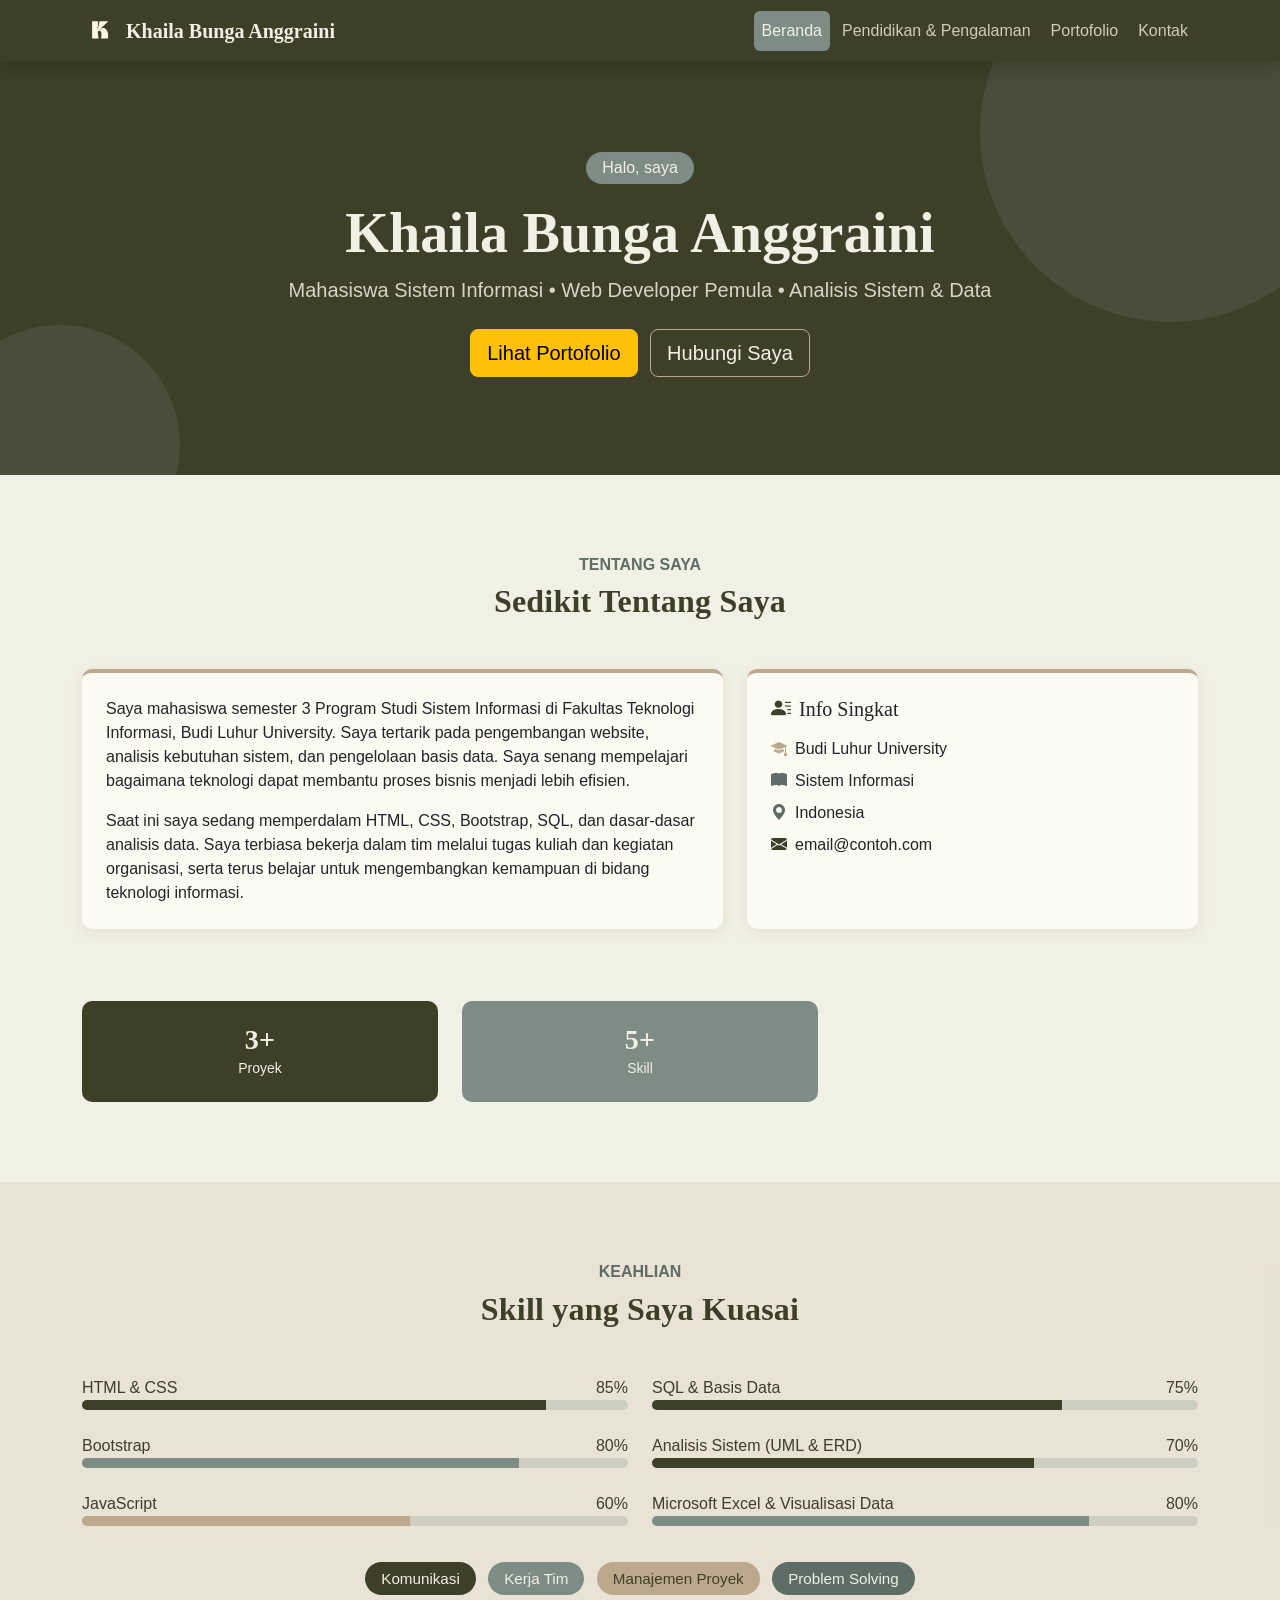
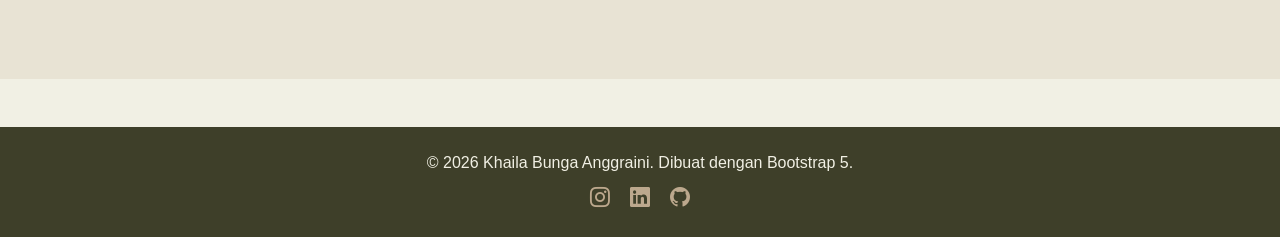
<file: index.html>
<!DOCTYPE html>
<html lang="id">
<head>
  <meta charset="UTF-8">
  <meta name="viewport" content="width=device-width, initial-scale=1.0">
  <title>Beranda | CV Khaila Bunga Anggraini</title>
  <link rel="icon" type="svg+xml" href="logo.svg">

  <link href="https://cdn.jsdelivr.net/npm/bootstrap@5.3.3/dist/css/bootstrap.min.css" rel="stylesheet">

  <link rel="stylesheet" href="https://cdn.jsdelivr.net/npm/bootstrap-icons@1.11.3/font/bootstrap-icons.min.css">

  <link rel="stylesheet" href="style.css">
</head>
<body>

<nav class="navbar navbar-expand-lg navbar-dark navbar-gradient sticky-top shadow">
  <div class="container">
    <a class="navbar-brand d-flex align-items-center" href="index.html">
      <img src="logo.svg" alt="Logo" width="36" height="36" class="me-2"> Khaila Bunga Anggraini
    </a>
    <button class="navbar-toggler" type="button" data-bs-toggle="collapse" data-bs-target="#navMenu"
            aria-controls="navMenu" aria-expanded="false" aria-label="Buka navigasi">
      <span class="navbar-toggler-icon"></span>
    </button>
    <div class="collapse navbar-collapse" id="navMenu">
      <ul class="navbar-nav ms-auto align-items-lg-center">
<li class="nav-item"><a class="nav-link active" href="index.html">Beranda</a></li>
<li class="nav-item"><a class="nav-link" href="pendidikan.html">Pendidikan & Pengalaman</a></li>
<li class="nav-item"><a class="nav-link" href="portofolio.html">Portofolio</a></li>
<li class="nav-item"><a class="nav-link" href="kontak.html">Kontak</a></li>
      </ul>
    </div>
  </div>
</nav>

<header class="hero text-white">
  <div class="container">
    <div class="row justify-content-center">
      <div class="col-lg-9 text-center">
        <span class="badge rounded-pill badge-soft mb-3">Halo, saya</span>
        <h1 class="display-4 fw-bold">Khaila Bunga Anggraini</h1>
        <p class="lead mb-4">Mahasiswa <strong>Sistem Informasi</strong> &bull; Web Developer Pemula &bull; Analisis Sistem &amp; Data</p>
        <a href="portofolio.html" class="btn btn-warning btn-lg me-2 mb-2">Lihat Portofolio</a>
        <a href="kontak.html" class="btn btn-outline-light btn-lg mb-2">Hubungi Saya</a>
      </div>
    </div>
  </div>
</header>

<section class="section-padding" id="tentang">
  <div class="container">
    <div class="text-center mb-5">
      <h6 class="text-pink fw-bold">TENTANG SAYA</h6>
      <h2 class="section-title">Sedikit Tentang Saya</h2>
    </div>
    <div class="row g-4 align-items-stretch">
      <div class="col-lg-7">
        <div class="card card-colored h-100 p-4">
          <p>Saya mahasiswa semester 3 Program Studi Sistem Informasi di Fakultas Teknologi Informasi,
          Budi Luhur University. Saya tertarik pada pengembangan website, analisis kebutuhan sistem,
          dan pengelolaan basis data. Saya senang mempelajari bagaimana teknologi dapat membantu proses
          bisnis menjadi lebih efisien.</p>
          <p class="mb-0">Saat ini saya sedang memperdalam HTML, CSS, Bootstrap, SQL, dan dasar-dasar analisis
          data. Saya terbiasa bekerja dalam tim melalui tugas kuliah dan kegiatan organisasi, serta terus
          belajar untuk mengembangkan kemampuan di bidang teknologi informasi.</p>
        </div>
      </div>
      <div class="col-lg-5">
        <div class="card card-colored h-100 p-4">
          <h5 class="mb-3"><i class="bi bi-person-lines-fill text-purple me-2"></i>Info Singkat</h5>
          <ul class="list-unstyled mb-0">
            <li class="mb-2"><i class="bi bi-mortarboard-fill text-orange me-2"></i>Budi Luhur University</li>
            <li class="mb-2"><i class="bi bi-book-fill text-teal me-2"></i>Sistem Informasi</li>
            <li class="mb-2"><i class="bi bi-geo-alt-fill text-pink me-2"></i>Indonesia</li>
            <li><i class="bi bi-envelope-fill text-purple me-2"></i>email@contoh.com</li>
          </ul>
        </div>
      </div>
    </div>

    <div class="row text-center mt-5 g-4">
      <div class="col-4"><div class="stat stat-1"><h3>3+</h3><small>Proyek</small></div></div>
      <div class="col-4"><div class="stat stat-2"><h3>5+</h3><small>Skill</small></div></div>
    </div>
  </div>
</section>

<section class="section-padding bg-soft" id="keahlian">
  <div class="container">
    <div class="text-center mb-5">
      <h6 class="text-teal fw-bold">KEAHLIAN</h6>
      <h2 class="section-title">Skill yang Saya Kuasai</h2>
    </div>
    <div class="row g-4">
      <div class="col-md-6">
        <label class="d-flex justify-content-between"><span>HTML &amp; CSS</span><span>85%</span></label>
        <div class="progress mb-4"><div class="progress-bar bar-1" style="width:85%"></div></div>
        <label class="d-flex justify-content-between"><span>Bootstrap</span><span>80%</span></label>
        <div class="progress mb-4"><div class="progress-bar bar-2" style="width:80%"></div></div>
        <label class="d-flex justify-content-between"><span>JavaScript</span><span>60%</span></label>
        <div class="progress mb-4"><div class="progress-bar bar-3" style="width:60%"></div></div>
      </div>
      <div class="col-md-6">
        <label class="d-flex justify-content-between"><span>SQL &amp; Basis Data</span><span>75%</span></label>
        <div class="progress mb-4"><div class="progress-bar bar-4" style="width:75%"></div></div>
        <label class="d-flex justify-content-between"><span>Analisis Sistem (UML &amp; ERD)</span><span>70%</span></label>
        <div class="progress mb-4"><div class="progress-bar bar-1" style="width:70%"></div></div>
        <label class="d-flex justify-content-between"><span>Microsoft Excel &amp; Visualisasi Data</span><span>80%</span></label>
        <div class="progress mb-4"><div class="progress-bar bar-2" style="width:80%"></div></div>
      </div>
    </div>
    <div class="text-center mt-2">
      <span class="badge tag tag-1">Komunikasi</span>
      <span class="badge tag tag-2">Kerja Tim</span>
      <span class="badge tag tag-3">Manajemen Proyek</span>
      <span class="badge tag tag-4">Problem Solving</span>
    </div>
  </div>
</section>


<footer class="footer-gradient py-4 mt-5">
  <div class="container text-center">
    <p class="mb-2">&copy; <span id="year"></span> Khaila Bunga Anggraini. Dibuat dengan Bootstrap 5.</p>
    <a href="#" class="text-white me-3" aria-label="Instagram"><i class="bi bi-instagram fs-5"></i></a>
    <a href="#" class="text-white me-3" aria-label="LinkedIn"><i class="bi bi-linkedin fs-5"></i></a>
    <a href="#" class="text-white" aria-label="GitHub"><i class="bi bi-github fs-5"></i></a>
  </div>
</footer>

<script src="https://cdn.jsdelivr.net/npm/bootstrap@5.3.3/dist/js/bootstrap.bundle.min.js"></script>
<script>
  document.getElementById("year").textContent = new Date().getFullYear();
</script>
</body>
</html>
</file>
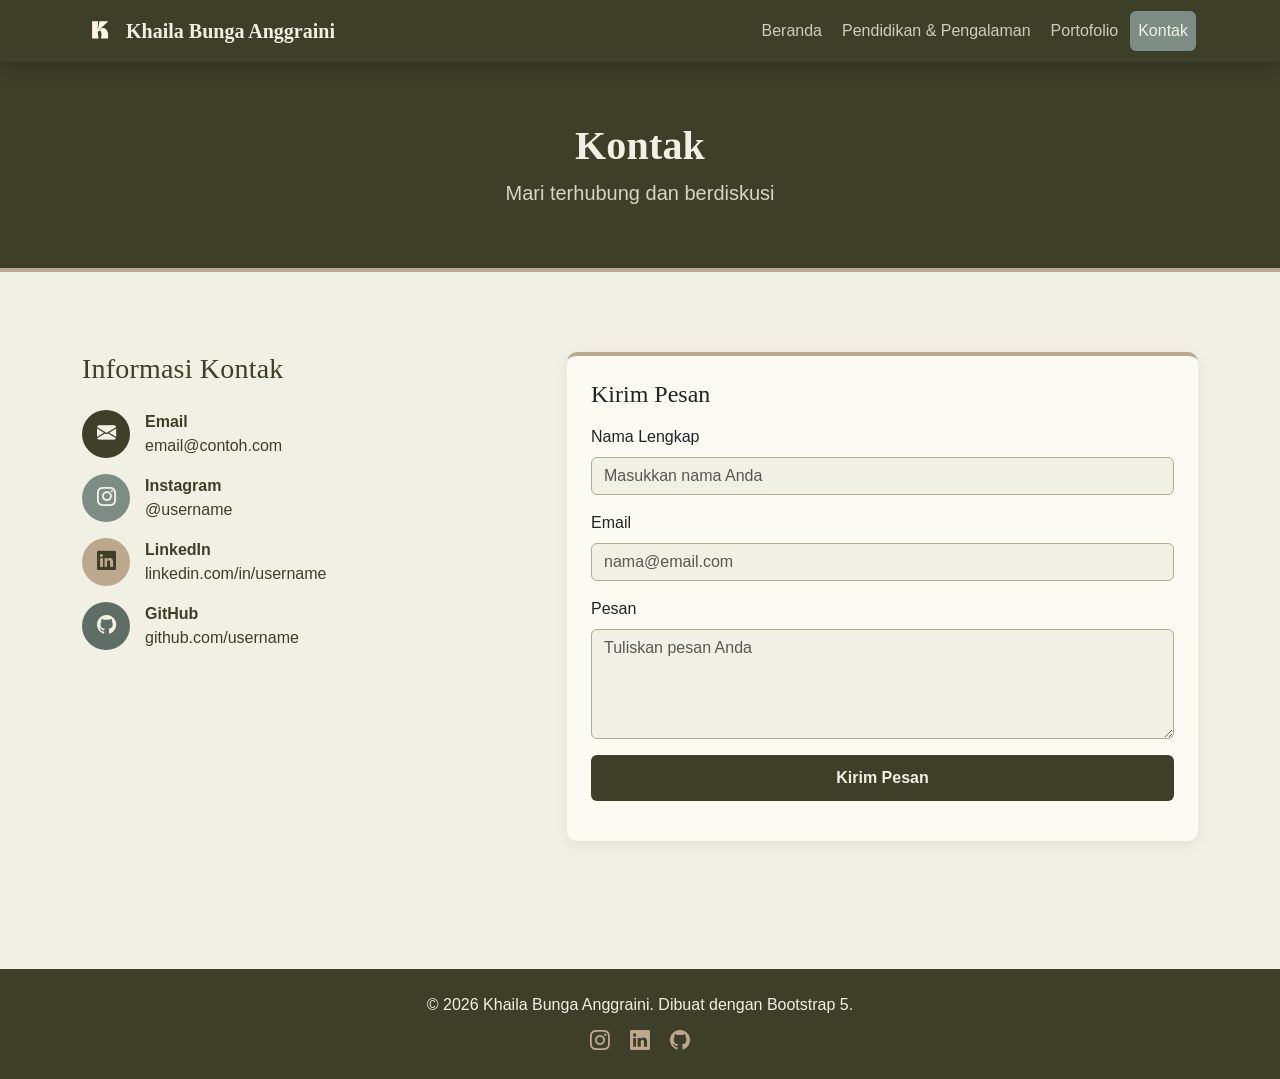
<file: kontak.html>
<!DOCTYPE html>
<html lang="id">
<head>
  <meta charset="UTF-8">
  <meta name="viewport" content="width=device-width, initial-scale=1.0">
  <title>Kontak | CV Khaila Bunga Anggraini</title>
  <link rel="icon" type="svg+xml" href="logo.svg">

  <link href="https://cdn.jsdelivr.net/npm/bootstrap@5.3.3/dist/css/bootstrap.min.css" rel="stylesheet">

  <link rel="stylesheet" href="https://cdn.jsdelivr.net/npm/bootstrap-icons@1.11.3/font/bootstrap-icons.min.css">

  <link rel="stylesheet" href="style.css">
</head>
<body>


<nav class="navbar navbar-expand-lg navbar-dark navbar-gradient sticky-top shadow">
  <div class="container">
    <a class="navbar-brand d-flex align-items-center" href="index.html">
      <img src="logo.svg" alt="Logo" width="36" height="36" class="me-2"> Khaila Bunga Anggraini
    </a>
    <button class="navbar-toggler" type="button" data-bs-toggle="collapse" data-bs-target="#navMenu"
            aria-controls="navMenu" aria-expanded="false" aria-label="Buka navigasi">
      <span class="navbar-toggler-icon"></span>
    </button>
    <div class="collapse navbar-collapse" id="navMenu">
      <ul class="navbar-nav ms-auto align-items-lg-center">
<li class="nav-item"><a class="nav-link" href="index.html">Beranda</a></li>
<li class="nav-item"><a class="nav-link" href="pendidikan.html">Pendidikan & Pengalaman</a></li>
<li class="nav-item"><a class="nav-link" href="portofolio.html">Portofolio</a></li>
<li class="nav-item"><a class="nav-link active" href="kontak.html">Kontak</a></li>
      </ul>
    </div>
  </div>
</nav>

<header class="page-banner text-white text-center">
  <div class="container">
    <h1 class="fw-bold">Kontak</h1>
    <p class="lead mb-0">Mari terhubung dan berdiskusi</p>
  </div>
</header>

<section class="section-padding">
  <div class="container">
    <div class="row g-5">
      <div class="col-lg-5">
        <h3 class="mb-4">Informasi Kontak</h3>
        <div class="d-flex align-items-center mb-3"><span class="icon-circle g1"><i class="bi bi-envelope-fill"></i></span><div><strong>Email</strong><br>email@contoh.com</div></div>
        <div class="d-flex align-items-center mb-3"><span class="icon-circle g2"><i class="bi bi-instagram"></i></span><div><strong>Instagram</strong><br>@username</div></div>
        <div class="d-flex align-items-center mb-3"><span class="icon-circle g3"><i class="bi bi-linkedin"></i></span><div><strong>LinkedIn</strong><br>linkedin.com/in/username</div></div>
        <div class="d-flex align-items-center"><span class="icon-circle g4"><i class="bi bi-github"></i></span><div><strong>GitHub</strong><br>github.com/username</div></div>
      </div>
      <div class="col-lg-7">
        <form id="contactForm" class="card card-colored p-4">
          <h4 class="mb-3">Kirim Pesan</h4>
          <div class="mb-3">
            <label for="nama" class="form-label">Nama Lengkap</label>
            <input type="text" class="form-control" id="nama" placeholder="Masukkan nama Anda" required>
          </div>
          <div class="mb-3">
            <label for="email" class="form-label">Email</label>
            <input type="email" class="form-control" id="email" placeholder="nama@email.com" required>
          </div>
          <div class="mb-3">
            <label for="pesan" class="form-label">Pesan</label>
            <textarea class="form-control" id="pesan" rows="4" placeholder="Tuliskan pesan Anda" required></textarea>
          </div>
          <button type="submit" class="btn btn-gradient w-100">Kirim Pesan</button>
          <div id="formMessage" class="mt-3" role="status" aria-live="polite"></div>
        </form>
      </div>
    </div>
  </div>
</section>


<!-- FOOTER -->
<footer class="footer-gradient py-4 mt-5">
  <div class="container text-center">
    <p class="mb-2">&copy; <span id="year"></span> Khaila Bunga Anggraini. Dibuat dengan Bootstrap 5.</p>
    <a href="#" class="text-white me-3" aria-label="Instagram"><i class="bi bi-instagram fs-5"></i></a>
    <a href="#" class="text-white me-3" aria-label="LinkedIn"><i class="bi bi-linkedin fs-5"></i></a>
    <a href="#" class="text-white" aria-label="GitHub"><i class="bi bi-github fs-5"></i></a>
  </div>
</footer>

<script src="https://cdn.jsdelivr.net/npm/bootstrap@5.3.3/dist/js/bootstrap.bundle.min.js"></script>
<script>
  document.getElementById("year").textContent = new Date().getFullYear();
  document.getElementById("contactForm").addEventListener("submit", function (e) {
    e.preventDefault();
    document.getElementById("formMessage").innerHTML =
      '<div class="alert alert-success mb-0">Terima kasih! Pesan Anda sudah diterima (contoh tampilan, belum dikirim ke server).</div>';
    this.reset();
  });
</script>
</body>
</html>
</file>
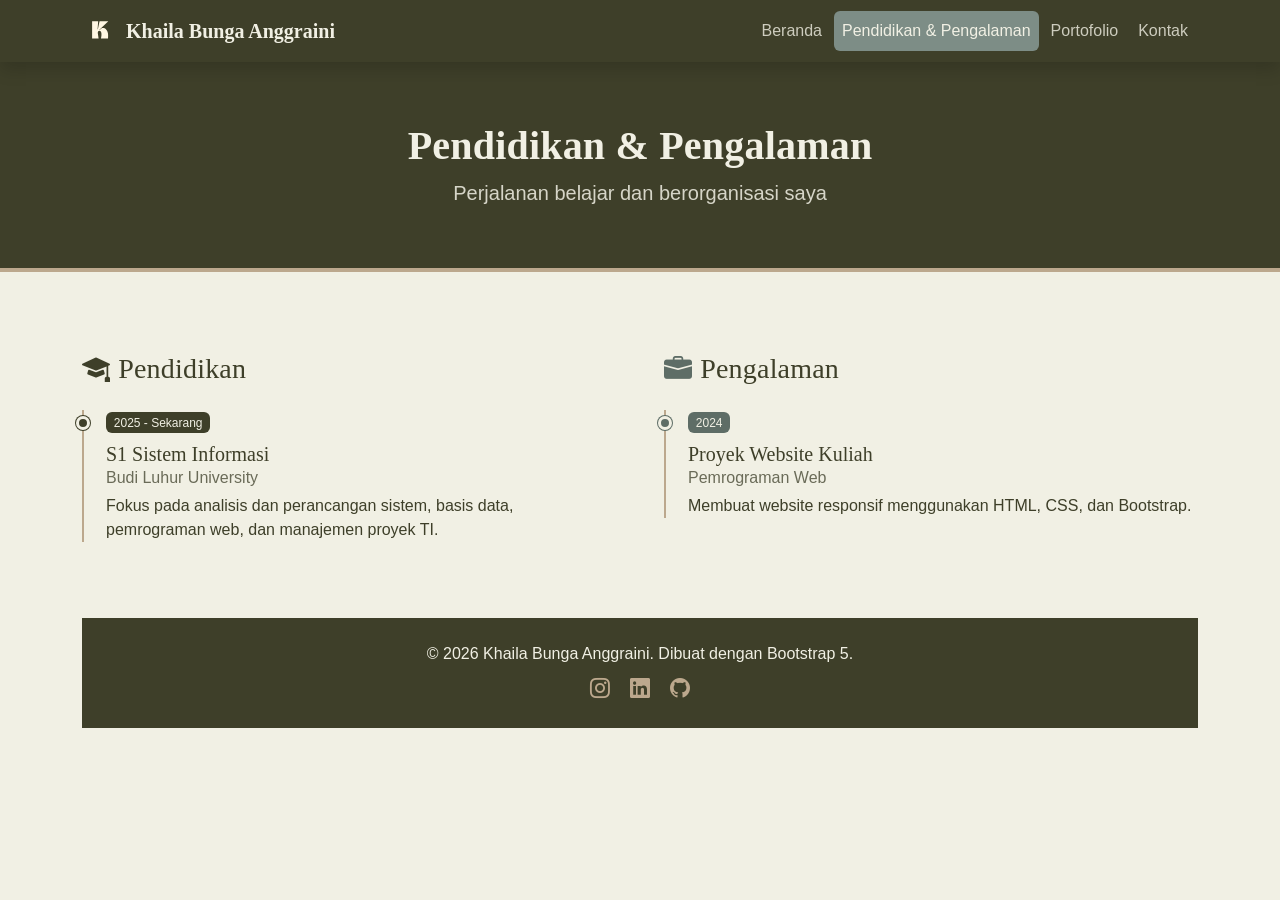
<file: pendidikan.html>
<!DOCTYPE html>
<html lang="id">
<head>
  <meta charset="UTF-8">
  <meta name="viewport" content="width=device-width, initial-scale=1.0">
  <title>Pendidikan & Pengalaman | CV Khaila Bunga Anggraini</title>
  <link rel="icon" type="svg+xml" href="logo.svg">

  <link href="https://cdn.jsdelivr.net/npm/bootstrap@5.3.3/dist/css/bootstrap.min.css" rel="stylesheet">

  <link rel="stylesheet" href="https://cdn.jsdelivr.net/npm/bootstrap-icons@1.11.3/font/bootstrap-icons.min.css">

  <link rel="stylesheet" href="style.css">
</head>
<body>

<nav class="navbar navbar-expand-lg navbar-dark navbar-gradient sticky-top shadow">
  <div class="container">
    <a class="navbar-brand d-flex align-items-center" href="index.html">
      <img src="logo.svg" alt="Logo" width="36" height="36" class="me-2"> Khaila Bunga Anggraini
    </a>
    <button class="navbar-toggler" type="button" data-bs-toggle="collapse" data-bs-target="#navMenu"
            aria-controls="navMenu" aria-expanded="false" aria-label="Buka navigasi">
      <span class="navbar-toggler-icon"></span>
    </button>
    <div class="collapse navbar-collapse" id="navMenu">
      <ul class="navbar-nav ms-auto align-items-lg-center">
<li class="nav-item"><a class="nav-link" href="index.html">Beranda</a></li>
<li class="nav-item"><a class="nav-link active" href="pendidikan.html">Pendidikan & Pengalaman</a></li>
<li class="nav-item"><a class="nav-link" href="portofolio.html">Portofolio</a></li>
<li class="nav-item"><a class="nav-link" href="kontak.html">Kontak</a></li>
      </ul>
    </div>
  </div>
</nav>

<header class="page-banner text-white text-center">
  <div class="container">
    <h1 class="fw-bold">Pendidikan &amp; Pengalaman</h1>
    <p class="lead mb-0">Perjalanan belajar dan berorganisasi saya</p>
  </div>
</header>

<section class="section-padding">
  <div class="container">
    <div class="row g-5">
      <div class="col-lg-6">
        <h3 class="mb-4"><i class="bi bi-mortarboard-fill text-purple me-2"></i>Pendidikan</h3>
        <div class="timeline">
<div class="timeline-item tl-purple">
  <span class="badge tl-badge tl-purple-bg">2025 - Sekarang</span>
  <h5 class="mt-2 mb-0">S1 Sistem Informasi</h5>
  <p class="text-secondary mb-1">Budi Luhur University</p>
  <p class="mb-0">Fokus pada analisis dan perancangan sistem, basis data, pemrograman web, dan manajemen proyek TI.</p>
</div>


        </div>
      </div>
      <div class="col-lg-6">
        <h3 class="mb-4"><i class="bi bi-briefcase-fill text-pink me-2"></i>Pengalaman</h3>
        <div class="timeline">

<div class="timeline-item tl-teal">
  <span class="badge tl-badge tl-teal-bg">2024</span>
  <h5 class="mt-2 mb-0">Proyek Website Kuliah</h5>
  <p class="text-secondary mb-1">Pemrograman Web</p>
  <p class="mb-0">Membuat website responsif menggunakan HTML, CSS, dan Bootstrap.</p>
</div>

        </div>
      </div>
    </div>

<footer class="footer-gradient py-4 mt-5">
  <div class="container text-center">
    <p class="mb-2">&copy; <span id="year"></span> Khaila Bunga Anggraini. Dibuat dengan Bootstrap 5.</p>
    <a href="#" class="text-white me-3" aria-label="Instagram"><i class="bi bi-instagram fs-5"></i></a>
    <a href="#" class="text-white me-3" aria-label="LinkedIn"><i class="bi bi-linkedin fs-5"></i></a>
    <a href="#" class="text-white" aria-label="GitHub"><i class="bi bi-github fs-5"></i></a>
  </div>
</footer>

<script src="https://cdn.jsdelivr.net/npm/bootstrap@5.3.3/dist/js/bootstrap.bundle.min.js"></script>
<script>
  document.getElementById("year").textContent = new Date().getFullYear();
</script>
</body>
</html>
</file>
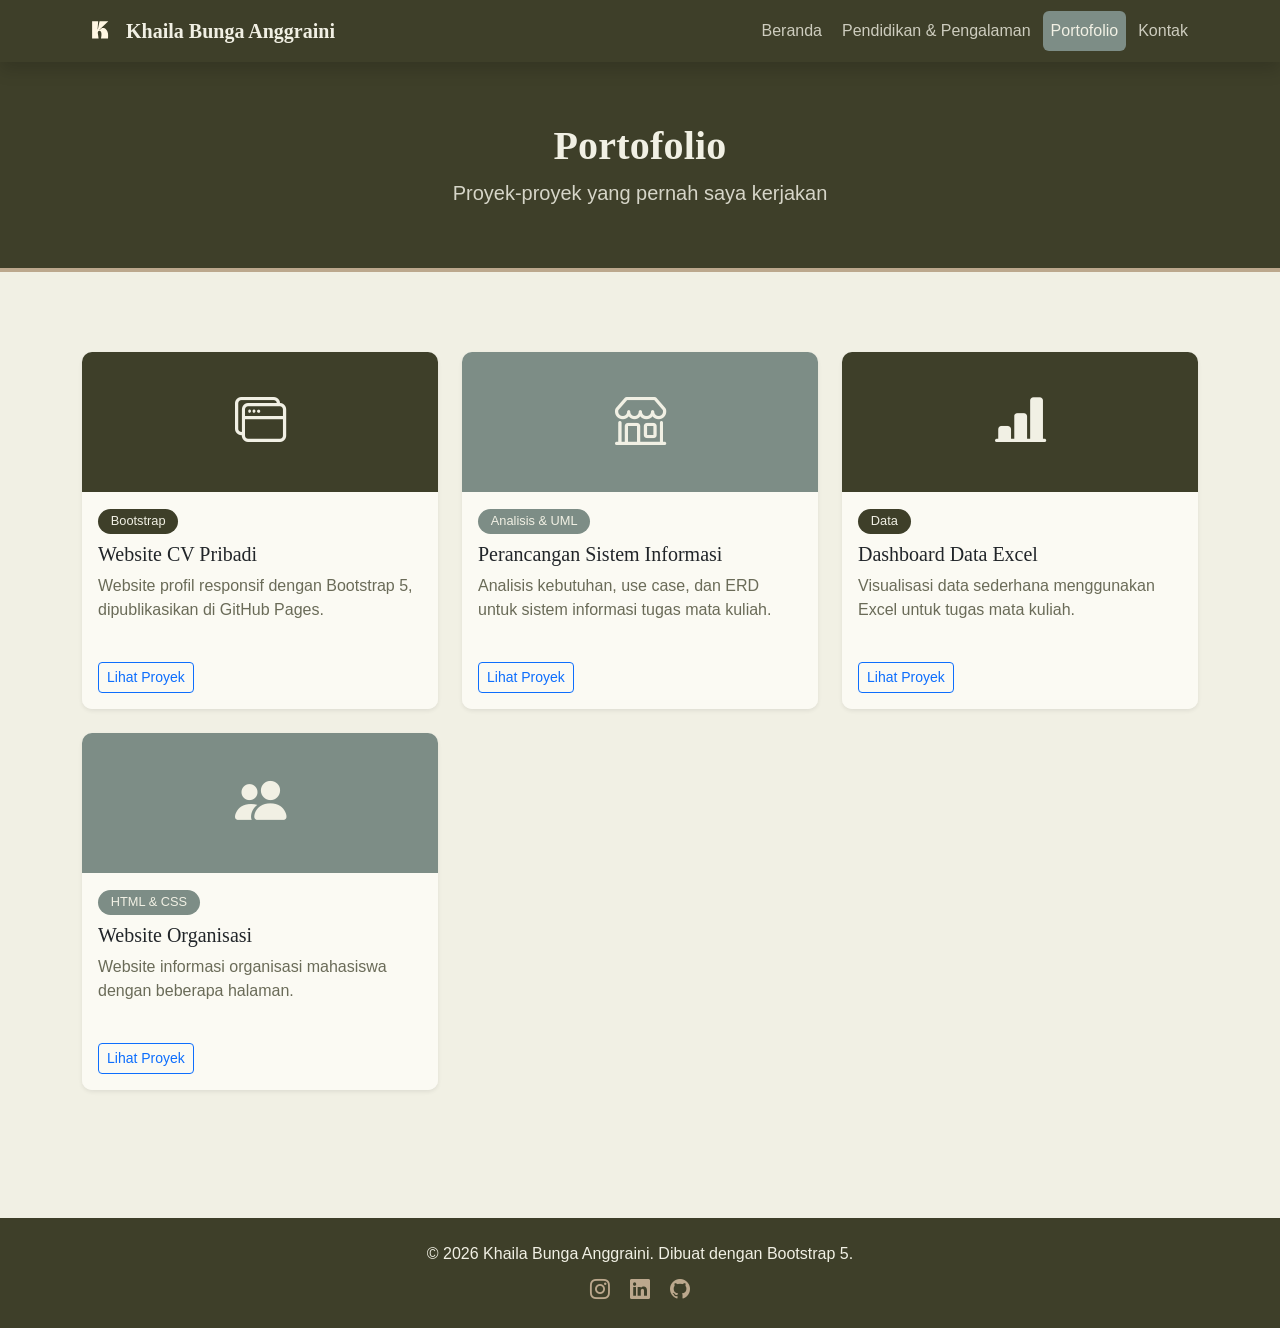
<file: portofolio.html>
<!DOCTYPE html>
<html lang="id">
<head>
  <meta charset="UTF-8">
  <meta name="viewport" content="width=device-width, initial-scale=1.0">
  <title>Portofolio | CV Khaila Bunga Anggraini</title>
  <link rel="icon" type="svg+xml" href="logo.svg">

  <link href="https://cdn.jsdelivr.net/npm/bootstrap@5.3.3/dist/css/bootstrap.min.css" rel="stylesheet">

  <link rel="stylesheet" href="https://cdn.jsdelivr.net/npm/bootstrap-icons@1.11.3/font/bootstrap-icons.min.css">

  <link rel="stylesheet" href="style.css">
</head>
<body>

<nav class="navbar navbar-expand-lg navbar-dark navbar-gradient sticky-top shadow">
  <div class="container">
    <a class="navbar-brand d-flex align-items-center" href="index.html">
      <img src="logo.svg" alt="Logo" width="36" height="36" class="me-2"> Khaila Bunga Anggraini
    </a>
    <button class="navbar-toggler" type="button" data-bs-toggle="collapse" data-bs-target="#navMenu"
            aria-controls="navMenu" aria-expanded="false" aria-label="Buka navigasi">
      <span class="navbar-toggler-icon"></span>
    </button>
    <div class="collapse navbar-collapse" id="navMenu">
      <ul class="navbar-nav ms-auto align-items-lg-center">
<li class="nav-item"><a class="nav-link" href="index.html">Beranda</a></li>
<li class="nav-item"><a class="nav-link" href="pendidikan.html">Pendidikan & Pengalaman</a></li>
<li class="nav-item"><a class="nav-link active" href="portofolio.html">Portofolio</a></li>
<li class="nav-item"><a class="nav-link" href="kontak.html">Kontak</a></li>
      </ul>
    </div>
  </div>
</nav>

<header class="page-banner text-white text-center">
  <div class="container">
    <h1 class="fw-bold">Portofolio</h1>
    <p class="lead mb-0">Proyek-proyek yang pernah saya kerjakan</p>
  </div>
</header>

<section class="section-padding">
  <div class="container">
    <div class="row g-4">
<div class="col-md-6 col-lg-4">
  <div class="card porto-card shadow-sm h-100">
    <div class="porto-top g1"><i class="bi bi-window-stack"></i></div>
    <div class="card-body">
      <span class="badge tag g1-tag mb-2">Bootstrap</span>
      <h5 class="card-title">Website CV Pribadi</h5>
      <p class="text-secondary">Website profil responsif dengan Bootstrap 5, dipublikasikan di GitHub Pages.</p>
    </div>
    <div class="card-footer bg-white border-0 pb-3">
      <a href="#" class="btn btn-sm btn-outline-primary">Lihat Proyek</a>
    </div>
  </div>
</div>

<div class="col-md-6 col-lg-4">
  <div class="card porto-card shadow-sm h-100">
    <div class="porto-top g2"><i class="bi bi-shop"></i></div>
    <div class="card-body">
      <span class="badge tag g2-tag mb-2">Analisis & UML</span>
      <h5 class="card-title">Perancangan Sistem Informasi</h5>
      <p class="text-secondary">Analisis kebutuhan, use case, dan ERD untuk sistem informasi tugas mata kuliah.</p>
    </div>
    <div class="card-footer bg-white border-0 pb-3">
      <a href="#" class="btn btn-sm btn-outline-primary">Lihat Proyek</a>
    </div>
  </div>
</div>

<div class="col-md-6 col-lg-4">
  <div class="card porto-card shadow-sm h-100">
    <div class="porto-top g1"><i class="bi bi-bar-chart-line-fill"></i></div>
    <div class="card-body">
      <span class="badge tag g1-tag mb-2">Data</span>
      <h5 class="card-title">Dashboard Data Excel</h5>
      <p class="text-secondary">Visualisasi data sederhana menggunakan Excel untuk tugas mata kuliah.</p>
    </div>
    <div class="card-footer bg-white border-0 pb-3">
      <a href="#" class="btn btn-sm btn-outline-primary">Lihat Proyek</a>
    </div>
  </div>
</div>

<div class="col-md-6 col-lg-4">
  <div class="card porto-card shadow-sm h-100">
    <div class="porto-top g2"><i class="bi bi-people-fill"></i></div>
    <div class="card-body">
      <span class="badge tag g2-tag mb-2">HTML &amp; CSS</span>
      <h5 class="card-title">Website Organisasi</h5>
      <p class="text-secondary">Website informasi organisasi mahasiswa dengan beberapa halaman.</p>
    </div>
    <div class="card-footer bg-white border-0 pb-3">
      <a href="#" class="btn btn-sm btn-outline-primary">Lihat Proyek</a>
    </div>
  </div>
</div>

    </div>
  </div>
</section>


<footer class="footer-gradient py-4 mt-5">
  <div class="container text-center">
    <p class="mb-2">&copy; <span id="year"></span> Khaila Bunga Anggraini. Dibuat dengan Bootstrap 5.</p>
    <a href="#" class="text-white me-3" aria-label="Instagram"><i class="bi bi-instagram fs-5"></i></a>
    <a href="#" class="text-white me-3" aria-label="LinkedIn"><i class="bi bi-linkedin fs-5"></i></a>
    <a href="#" class="text-white" aria-label="GitHub"><i class="bi bi-github fs-5"></i></a>
  </div>
</footer>

<script src="https://cdn.jsdelivr.net/npm/bootstrap@5.3.3/dist/js/bootstrap.bundle.min.js"></script>
<script>
  document.getElementById("year").textContent = new Date().getFullYear();
</script>
</body>
</html>
</file>
<file: style.css>
:root{
  --dark:#3E3F29;   
  --sage:#7D8D86;    
  --tan:#BCA88D;    
  --cream:#F1F0E4;  
  --sage-deep:#5E6D66; 
}
html{scroll-behavior:smooth}
body{font-family:"Segoe UI",Arial,sans-serif;color:var(--dark);background:var(--cream)}
h1,h2,h3,h4,h5,.navbar-brand{font-family:Georgia,"Times New Roman",serif}
h1,h2,h3{letter-spacing:.2px}


.text-purple{color:var(--dark)}
.text-pink{color:var(--sage-deep)}
.text-orange{color:var(--tan)}
.text-teal{color:var(--sage-deep)}
.text-secondary{color:#6a6b58!important}
.bg-soft{background:rgba(188,168,141,.18)}


.navbar-gradient{background:var(--dark)}
.navbar-brand{font-weight:700;color:var(--cream)!important}
.navbar .nav-link{font-weight:500;border-radius:6px;margin:0 2px;color:rgba(241,240,228,.8)}
.navbar .nav-link.active,.navbar .nav-link:hover{background:var(--sage);color:var(--cream)}
.navbar-toggler{border-color:rgba(241,240,228,.5)}
.footer-gradient{background:var(--dark);color:var(--cream)}
.footer-gradient a{color:var(--tan)!important}
.footer-gradient a:hover{color:var(--cream)!important}


.hero{background:var(--dark);padding:90px 0;position:relative;overflow:hidden}
.hero::before,.hero::after{content:"";position:absolute;border-radius:50%;background:rgba(125,141,134,.18)}
.hero::before{width:380px;height:380px;top:-120px;right:-80px}
.hero::after{width:240px;height:240px;bottom:-90px;left:-60px}
.hero .container{position:relative;z-index:1}
.hero h1,.page-banner h1{color:var(--cream)}
.badge-soft{background:var(--sage);color:var(--cream);font-size:1rem;padding:.5rem 1rem;font-weight:500}
.profile-photo{width:280px;height:280px;max-width:100%;object-fit:cover;border-radius:50%;border:6px solid var(--tan);background:var(--cream)}
.page-banner{background:var(--dark);padding:60px 0;border-bottom:4px solid var(--tan)}
.page-banner p,.hero p{color:rgba(241,240,228,.85)}


.section-padding{padding:80px 0}
.section-title{font-weight:700}


.card-colored{background:#fbfaf3;border:none;border-top:4px solid var(--tan);border-radius:10px;box-shadow:0 4px 14px rgba(62,63,41,.08)}
.stat{padding:22px 10px;border-radius:10px;color:var(--cream)}
.stat h3{font-weight:700;margin:0}
.stat-1{background:var(--dark)}
.stat-2{background:var(--sage)}
.stat-3{background:var(--tan);color:var(--dark)}


.progress{height:10px;border-radius:10px;background:rgba(125,141,134,.25)}
.bar-1,.bar-4{background:var(--dark)}
.bar-2{background:var(--sage)}
.bar-3{background:var(--tan)}


.tag{font-size:.95rem;font-weight:500;padding:.55rem 1rem;border-radius:20px;margin:4px;color:var(--cream)}
.tag-1{background:var(--dark)} .tag-2{background:var(--sage)}
.tag-3{background:var(--tan);color:var(--dark)} .tag-4{background:var(--sage-deep)}


.timeline{border-left:2px solid var(--tan);padding-left:22px}
.timeline-item{position:relative;margin-bottom:28px}
.timeline-item::before{content:"";position:absolute;left:-30px;top:6px;width:14px;height:14px;border-radius:50%;background:var(--c);border:3px solid var(--cream);box-shadow:0 0 0 1px var(--c)}
.tl-purple{--c:var(--dark)} .tl-pink{--c:var(--sage)} .tl-orange{--c:var(--tan)} .tl-teal{--c:var(--sage-deep)}
.tl-badge{color:var(--cream);font-weight:500}
.tl-purple-bg{background:var(--dark)} .tl-pink-bg{background:var(--sage)}
.tl-orange-bg{background:var(--tan);color:var(--dark)} .tl-teal-bg{background:var(--sage-deep)}


.table{--bs-table-bg:#fbfaf3;--bs-table-hover-bg:rgba(188,168,141,.2);color:var(--dark)}
.table-gradient th{background:var(--dark);color:var(--cream);border:none;font-weight:500}


.g1{background:var(--dark);color:var(--cream)}
.g2{background:var(--sage);color:var(--cream)}
.g3{background:var(--tan);color:var(--dark)}
.g4{background:var(--sage-deep);color:var(--cream)}
.porto-card{background:#fbfaf3;border:none;border-radius:10px;overflow:hidden;transition:.25s}
.porto-card:hover{transform:translateY(-6px);box-shadow:0 12px 24px rgba(62,63,41,.15)!important}
.porto-top{height:140px;display:flex;align-items:center;justify-content:center;font-size:3.2rem}
.g1-tag{background:var(--dark);color:var(--cream)} .g2-tag{background:var(--sage);color:var(--cream)}
.g3-tag{background:var(--tan);color:var(--dark)} .g4-tag{background:var(--sage-deep);color:var(--cream)}
.porto-card .tag{font-size:.8rem;padding:.4rem .8rem;margin:0}
.porto-card .card-footer{background:#fbfaf3!important}


.btn-sand{background:var(--tan);color:var(--dark);border:none;font-weight:600}
.btn-sand:hover{background:var(--cream);color:var(--dark)}
.btn-outline-light{border-color:var(--tan);color:var(--cream)}
.btn-outline-light:hover{background:var(--tan);border-color:var(--tan);color:var(--dark)}
.btn-outline-moss{border:1px solid var(--dark);color:var(--dark)}
.btn-outline-moss:hover{background:var(--dark);color:var(--cream)}
.btn-gradient{background:var(--dark);color:var(--cream);border:none;font-weight:600;padding:.7rem}
.btn-gradient:hover{background:var(--sage);color:var(--cream)}


.icon-circle{width:48px;height:48px;border-radius:50%;display:inline-flex;align-items:center;justify-content:center;font-size:1.2rem;margin-right:15px;flex-shrink:0}
.form-control{background:var(--cream);border:1px solid var(--tan);color:var(--dark)}
.form-control:focus{background:#fff;border-color:var(--sage);box-shadow:0 0 0 .2rem rgba(125,141,134,.25)}
.alert-success{background:rgba(125,141,134,.2);border-color:var(--sage);color:var(--dark)}
</file>
